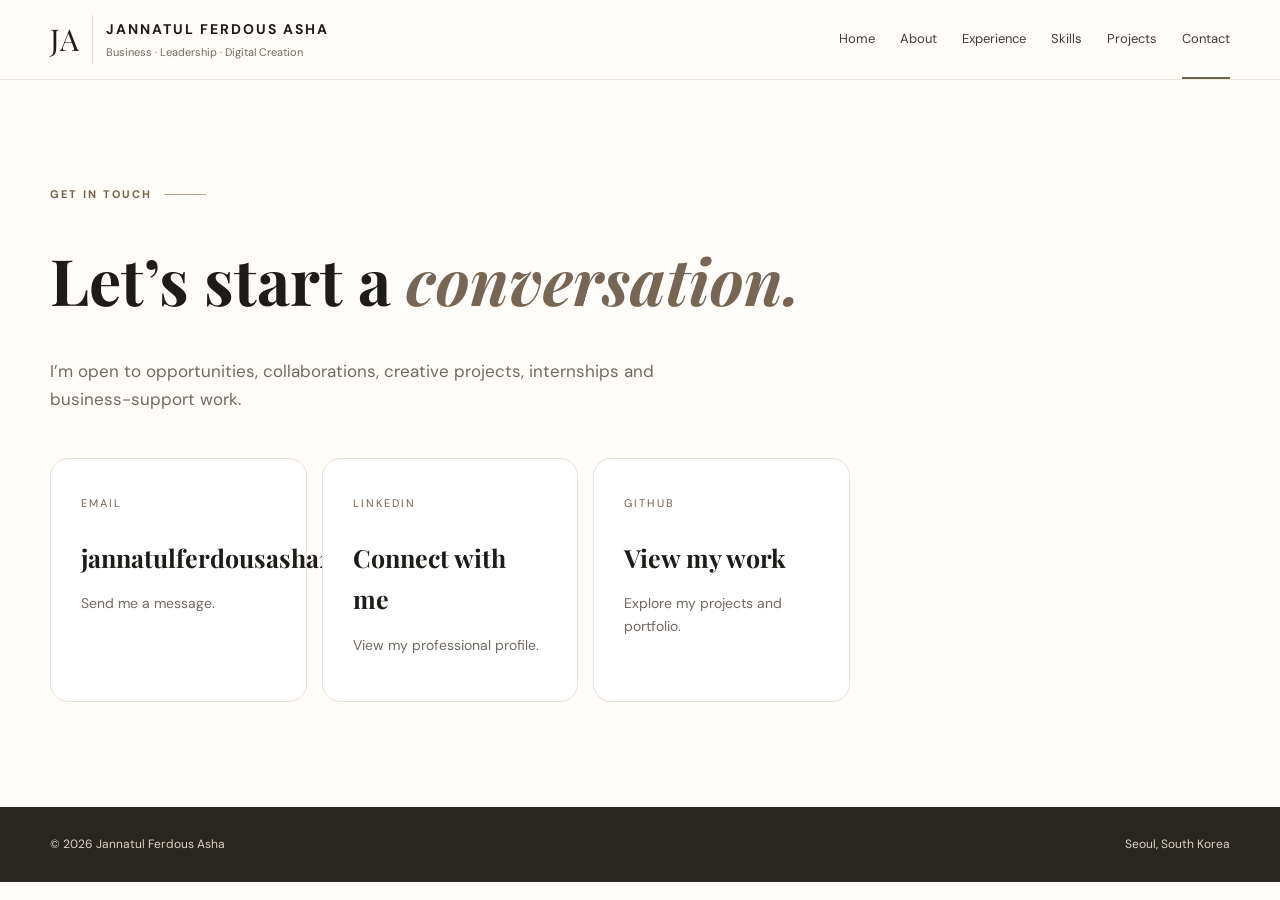
<file: contact.html>
<!DOCTYPE html><html lang="en"><head><meta charset="UTF-8"><meta name="viewport" content="width=device-width,initial-scale=1.0"><title>Contact | Jannatul Ferdous Asha</title><link rel="preconnect" href="https://fonts.googleapis.com"><link rel="preconnect" href="https://fonts.gstatic.com" crossorigin><link href="https://fonts.googleapis.com/css2?family=DM+Sans:wght@400;500;600;700&family=Playfair+Display:wght@500;600&display=swap" rel="stylesheet"><link rel="stylesheet" href="style.css"></head><body><header class="nav-wrap"><nav class="nav container"><a class="brand" href="index.html"><span class="monogram">JA</span><span><strong>JANNATUL FERDOUS ASHA</strong><small>Business · Leadership · Digital Creation</small></span></a><div class="nav-links"><a href="index.html">Home</a><a href="index.html#about">About</a><a href="index.html#experience">Experience</a><a href="index.html#skills">Skills</a><a href="index.html#projects">Projects</a><a class="active" href="contact.html">Contact</a></div></nav></header><main class="section container" style="min-height:70vh"><div class="section-label">Get in touch <i></i></div><h1 style="font-family:'Playfair Display',serif;font-size:64px;line-height:1.05;max-width:800px">Let’s start a <em style="color:#766653">conversation.</em></h1><p style="max-width:650px;color:#706b62;font-size:17px">I’m open to opportunities, collaborations, creative projects, internships and business-support work.</p><div style="display:grid;grid-template-columns:repeat(auto-fit,minmax(240px,1fr));gap:15px;max-width:800px;margin-top:45px"><a class="project-card" href="mailto:jannatulferdousasha26@gmail.com"><span>EMAIL</span><h3>jannatulferdousasha26@gmail.com</h3><p>Send me a message.</p></a><a class="project-card" href="https://www.linkedin.com/in/jannatul-asha-7a309832b/" target="_blank"><span>LINKEDIN</span><h3>Connect with me</h3><p>View my professional profile.</p></a><a class="project-card" href="https://github.com/Ashajannatulferdous" target="_blank"><span>GITHUB</span><h3>View my work</h3><p>Explore my projects and portfolio.</p></a></div></main><footer><div class="container footer-inner"><span>© 2026 Jannatul Ferdous Asha</span><span>Seoul, South Korea</span></div></footer></body></html>
</file>
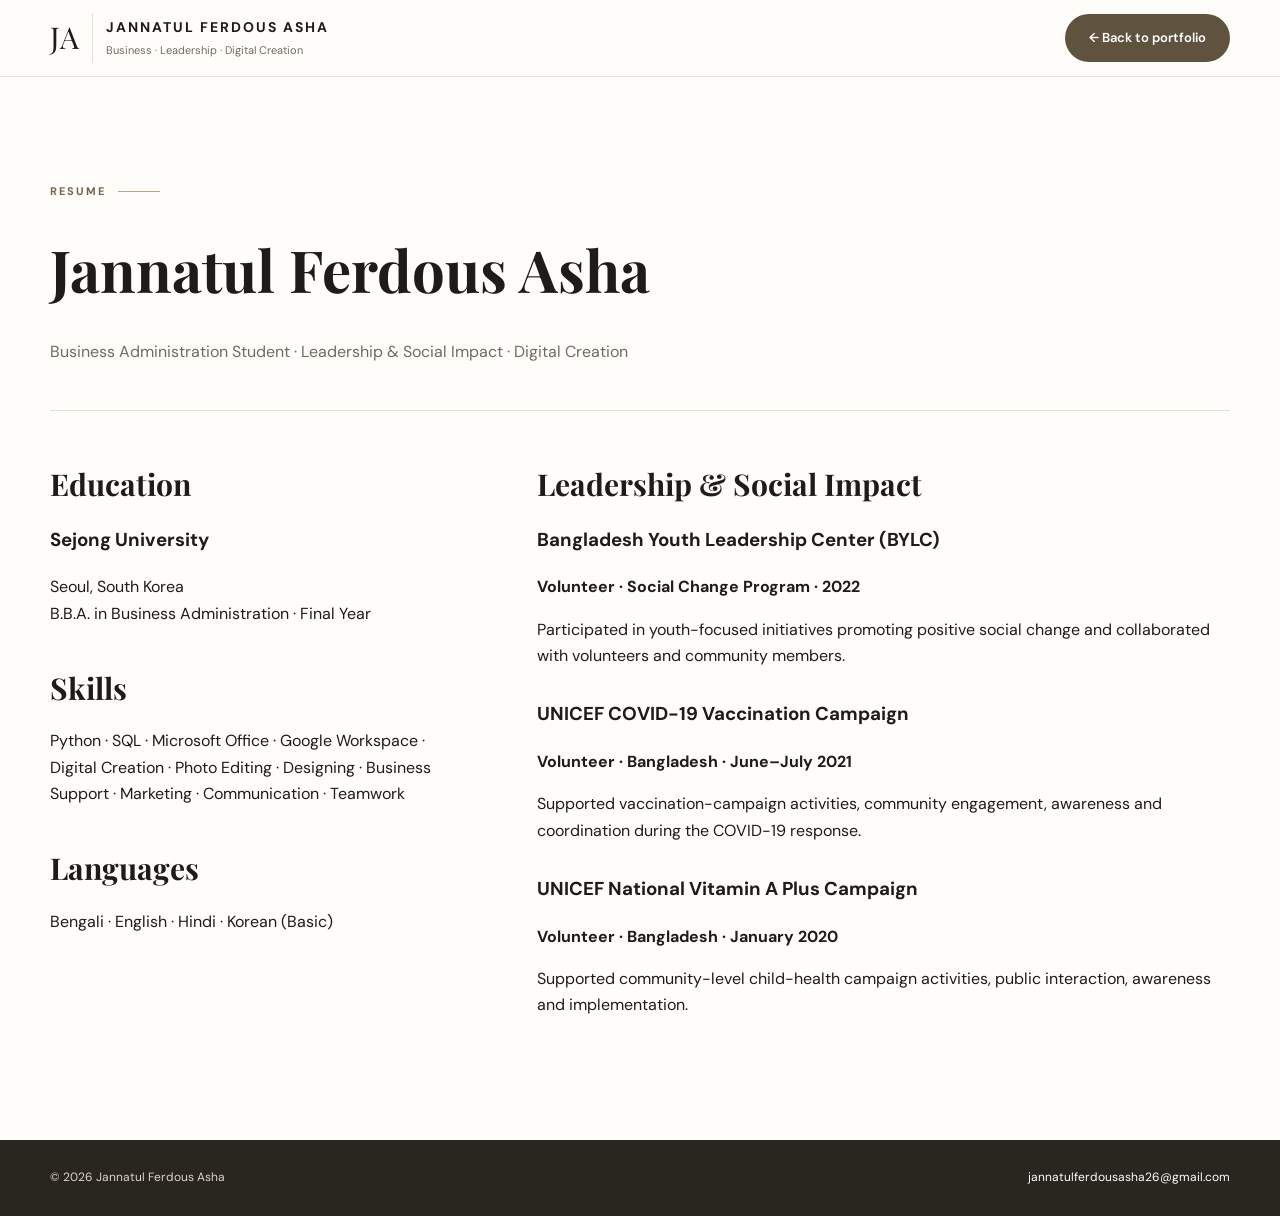
<file: resume.html>
<!DOCTYPE html><html lang="en"><head><meta charset="UTF-8"><meta name="viewport" content="width=device-width,initial-scale=1.0"><title>Resume | Jannatul Ferdous Asha</title><link rel="preconnect" href="https://fonts.googleapis.com"><link rel="preconnect" href="https://fonts.gstatic.com" crossorigin><link href="https://fonts.googleapis.com/css2?family=DM+Sans:wght@400;500;600;700&family=Playfair+Display:wght@500;600&display=swap" rel="stylesheet"><link rel="stylesheet" href="style.css"></head><body><header class="nav-wrap"><nav class="nav container"><a class="brand" href="index.html"><span class="monogram">JA</span><span><strong>JANNATUL FERDOUS ASHA</strong><small>Business · Leadership · Digital Creation</small></span></a><a class="btn btn-dark" href="index.html">← Back to portfolio</a></nav></header><main class="section container"><div class="section-label">Resume <i></i></div><h1 style="font-family:'Playfair Display',serif;font-size:58px;line-height:1.05">Jannatul Ferdous Asha</h1><p style="color:#706b62">Business Administration Student · Leadership & Social Impact · Digital Creation</p><hr style="border:0;border-top:1px solid #e6e0d6;margin:45px 0"><div class="about-grid" style="grid-template-columns:1fr 1.7fr;align-items:start"><div><h2 style="font-size:30px">Education</h2><h3>Sejong University</h3><p>Seoul, South Korea<br>B.B.A. in Business Administration · Final Year</p><h2 style="font-size:30px;margin-top:45px">Skills</h2><p>Python · SQL · Microsoft Office · Google Workspace · Digital Creation · Photo Editing · Designing · Business Support · Marketing · Communication · Teamwork</p><h2 style="font-size:30px;margin-top:45px">Languages</h2><p>Bengali · English · Hindi · Korean (Basic)</p></div><div><h2 style="font-size:30px">Leadership & Social Impact</h2><h3>Bangladesh Youth Leadership Center (BYLC)</h3><p><b>Volunteer · Social Change Program · 2022</b></p><p>Participated in youth-focused initiatives promoting positive social change and collaborated with volunteers and community members.</p><h3 style="margin-top:30px">UNICEF COVID-19 Vaccination Campaign</h3><p><b>Volunteer · Bangladesh · June–July 2021</b></p><p>Supported vaccination-campaign activities, community engagement, awareness and coordination during the COVID-19 response.</p><h3 style="margin-top:30px">UNICEF National Vitamin A Plus Campaign</h3><p><b>Volunteer · Bangladesh · January 2020</b></p><p>Supported community-level child-health campaign activities, public interaction, awareness and implementation.</p></div></div></main><footer><div class="container footer-inner"><span>© 2026 Jannatul Ferdous Asha</span><span><a href="mailto:jannatulferdousasha26@gmail.com">jannatulferdousasha26@gmail.com</a></span></div></footer></body></html>
</file>
<file: style.css>
:root{--ink:#1d1c19;--muted:#706b62;--cream:#f7f4ee;--paper:#fffdf9;--line:#e6e0d6;--accent:#75624a;--soft:#f0ece4}*{box-sizing:border-box}html{scroll-behavior:smooth}body{margin:0;color:var(--ink);background:var(--paper);font-family:'DM Sans',Arial,sans-serif;line-height:1.65}a{color:inherit;text-decoration:none}.container{width:min(1180px,calc(100% - 48px));margin:auto}.nav-wrap{position:sticky;top:0;z-index:20;background:rgba(255,253,249,.93);backdrop-filter:blur(16px);border-bottom:1px solid rgba(230,224,214,.8)}.nav{min-height:76px;display:flex;align-items:center;justify-content:space-between;gap:25px}.brand{display:flex;align-items:center;gap:13px;min-width:245px}.monogram{font-family:'Playfair Display',serif;font-size:30px;border-right:1px solid var(--line);padding-right:13px}.brand strong{display:block;font-size:14px;letter-spacing:2px}.brand small{display:block;color:var(--muted);font-size:11px;margin-top:2px}.nav-links{display:flex;gap:25px;font-size:13px;color:#403d38}.nav-links a{padding:28px 0;border-bottom:2px solid transparent}.nav-links a.active,.nav-links a:hover{border-color:var(--accent)}.btn{display:inline-flex;align-items:center;gap:12px;padding:13px 24px;border-radius:30px;font-size:13px;font-weight:600;transition:.25s}.btn-dark{background:#5f533f;color:white}.btn-dark:hover{transform:translateY(-2px);background:#443b2e}.btn-outline{border:1px solid #a9a093;background:white}.btn-outline:hover{background:var(--cream)}.hero{display:grid;grid-template-columns:1.02fr .98fr;min-height:600px;align-items:center;gap:25px}.hero-copy{padding:70px 20px 70px 28px}.eyebrow-script{font-family:'Playfair Display',serif;font-style:italic;font-size:42px;color:#806f5b;margin-bottom:-15px}.hero h1{font-family:'Playfair Display',serif;font-size:74px;line-height:.98;margin:0 0 17px;letter-spacing:-2px}.hero h1 span{font-weight:500}.hero-role{font-size:18px;color:#5e584f;margin:0 0 20px}.hero-role b{font-weight:400;color:#b7aa98}.hero-text{max-width:650px;color:var(--muted);font-size:16px}.hero-actions{display:flex;gap:12px;margin-top:28px}.socials{display:flex;gap:18px;margin-top:26px}.socials a{width:34px;height:34px;border:1px solid var(--line);border-radius:50%;display:grid;place-items:center;font-size:12px;font-weight:700;background:white}.hero-photo{position:relative;height:570px;overflow:hidden;border-radius:0 0 0 160px;background:#ddd}.hero-photo img{width:100%;height:100%;object-fit:cover;object-position:center 35%;filter:saturate(.92)}.photo-note{position:absolute;right:30px;top:34px;color:#554936;font-family:'Playfair Display',serif;font-size:25px;font-style:italic;line-height:1.05;text-align:right}.photo-note em{font-size:32px}.quick{margin-top:-28px;position:relative;z-index:2;background:white;border:1px solid var(--line);border-radius:18px;box-shadow:0 15px 45px rgba(66,56,43,.09);display:grid;grid-template-columns:repeat(4,1fr);padding:25px}.quick>div{display:flex;gap:15px;align-items:center;padding:0 22px;border-right:1px solid var(--line)}.quick>div:last-child{border:0}.quick-icon{font-size:27px;color:var(--accent)}.quick p{margin:0}.quick b,.quick small{display:block}.quick b{font-family:'Playfair Display',serif;font-size:17px}.quick small{font-size:12px;color:var(--muted);line-height:1.5;margin-top:4px}.section{padding:105px 0}.section-soft{background:var(--cream)}.about-grid{display:grid;grid-template-columns:.85fr 1.15fr;gap:80px;align-items:center}.portrait-card{height:520px;position:relative;overflow:hidden;border-radius:20px}.portrait-card img{width:100%;height:100%;object-fit:cover;object-position:center 30%}.portrait-card span{position:absolute;bottom:25px;right:25px;color:white;font-family:'Playfair Display',serif;font-size:24px;font-style:italic;text-align:right;text-shadow:0 2px 14px #000}.section-label{text-transform:uppercase;letter-spacing:2px;font-size:11px;color:var(--accent);display:flex;align-items:center;gap:12px;font-weight:700}.section-label i{display:block;width:42px;height:1px;background:#b7a58c}.section h2{font-family:'Playfair Display',serif;font-size:47px;line-height:1.08;margin:12px 0 24px}.section h2 em{font-weight:500;color:#766653}.about-copy p{color:var(--muted);max-width:650px}.text-link{display:inline-flex;gap:13px;margin-top:10px;font-weight:700;border-bottom:1px solid #9e927f;padding-bottom:5px}.skill-grid{display:grid;grid-template-columns:repeat(3,1fr);gap:12px}.skill{background:white;border:1px solid var(--line);border-radius:14px;padding:20px;display:grid;grid-template-columns:28px 1fr;column-gap:8px;align-items:center;font-size:19px}.skill span{font-weight:600;font-size:14px}.skill small{grid-column:2;color:var(--muted);font-size:11px}.timeline{max-width:900px;border-top:1px solid var(--line)}.timeline article{display:grid;grid-template-columns:100px 1fr;gap:35px;padding:30px 0;border-bottom:1px solid var(--line)}.year{font-family:'Playfair Display',serif;font-size:20px;color:var(--accent)}.timeline h3{margin:0;font-family:'Playfair Display',serif;font-size:23px}.timeline .role{font-size:12px;color:var(--accent);font-weight:700;margin:4px 0}.timeline p:last-child{color:var(--muted);margin:7px 0 0}.project-grid{display:grid;grid-template-columns:repeat(3,1fr);gap:18px}.project-card{background:white;border:1px solid var(--line);border-radius:18px;padding:30px;min-height:210px}.project-card span{font-size:11px;letter-spacing:2px;color:var(--accent)}.project-card h3{font-family:'Playfair Display',serif;font-size:25px;margin:22px 0 8px}.project-card p{color:var(--muted);font-size:14px}.quote{text-align:center;padding-bottom:115px}.quote p{font-family:'Playfair Display',serif;font-size:39px;line-height:1.25;max-width:850px;margin:0 auto 28px}.quote em{color:#786852}.quote .btn{margin:auto}footer{background:#29251f;color:#dcd6ca;padding:28px 0;font-size:12px}.footer-inner{display:flex;justify-content:space-between;gap:20px}.footer-inner a{color:white}@media(max-width:950px){.nav-links{display:none}.nav-cta{display:none}.hero{grid-template-columns:1fr}.hero-copy{padding:65px 0 30px}.hero h1{font-size:58px}.hero-photo{height:480px;border-radius:20px}.quick{grid-template-columns:1fr 1fr}.quick>div:nth-child(2){border-right:0}.quick>div{padding:15px}.about-grid{grid-template-columns:1fr;gap:45px}.portrait-card{height:430px}.skill-grid,.project-grid{grid-template-columns:1fr 1fr}}@media(max-width:600px){.container{width:min(100% - 30px,1180px)}.brand strong{font-size:11px}.brand small{display:none}.hero h1{font-size:48px}.eyebrow-script{font-size:33px}.hero-role{font-size:15px}.hero-actions{flex-direction:column;align-items:flex-start}.hero-photo{height:420px}.quick{grid-template-columns:1fr}.quick>div{border-right:0;border-bottom:1px solid var(--line);padding:16px}.section{padding:75px 0}.section h2{font-size:38px}.skill-grid,.project-grid{grid-template-columns:1fr}.timeline article{grid-template-columns:65px 1fr;gap:18px}.quote p{font-size:29px}.footer-inner{flex-direction:column}}
</file>
